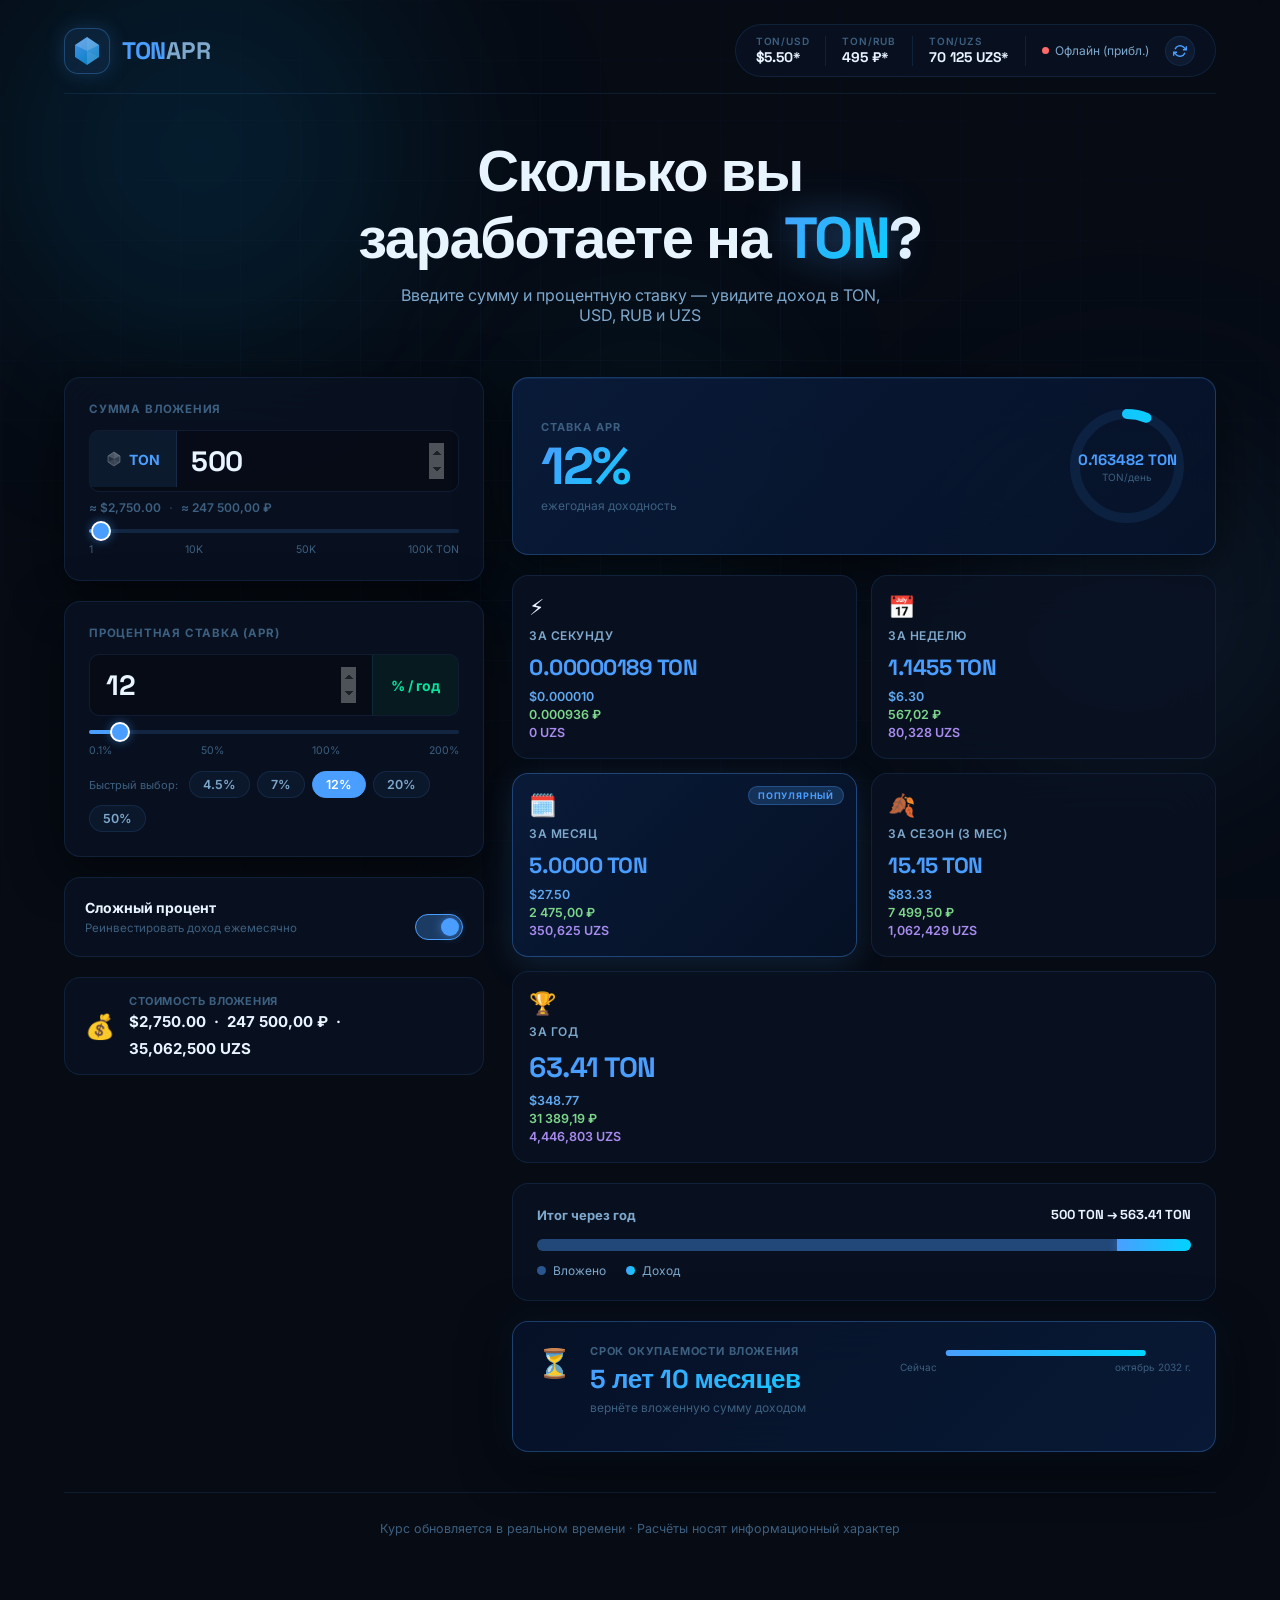
<file: index.html>
<!DOCTYPE html>
<html lang="ru">

<head>
    <meta charset="UTF-8" />
    <meta name="viewport" content="width=device-width, initial-scale=1.0" />
    <title>TON APR Калькулятор — Расчёт дохода</title>
    <meta name="description"
        content="Калькулятор доходности TON стейкинга. Рассчитайте заработок за секунду, неделю, месяц, сезон и год с конвертацией в USD и UZS." />
    <link rel="preconnect" href="https://fonts.googleapis.com" />
    <link rel="preconnect" href="https://fonts.gstatic.com" crossorigin />
    <link
        href="https://fonts.googleapis.com/css2?family=Inter:wght@300;400;500;600;700;800;900&family=Space+Grotesk:wght@400;500;600;700&display=swap"
        rel="stylesheet" />
    <link rel="stylesheet" href="style.css" />
</head>

<body>

    <!-- Animated BG -->
    <div class="bg-wrap" aria-hidden="true">
        <div class="orb orb-a"></div>
        <div class="orb orb-b"></div>
        <div class="orb orb-c"></div>
        <div class="grid-lines"></div>
    </div>

    <div class="shell">

        <!-- ── HEADER ── -->
        <header class="header">
            <div class="brand">
                <div class="brand-gem">
                    <!-- TON diamond icon -->
                    <svg width="32" height="32" viewBox="0 0 32 32" fill="none">
                        <polygon points="16,2 28,10 28,22 16,30 4,22 4,10" fill="url(#tonGrad)" opacity="0.9" />
                        <polygon points="16,2 28,10 16,16" fill="rgba(255,255,255,0.25)" />
                        <polygon points="16,16 28,10 28,22" fill="rgba(255,255,255,0.1)" />
                        <polygon points="16,16 28,22 16,30" fill="rgba(255,255,255,0.15)" />
                        <polygon points="4,10 16,16 16,2" fill="rgba(255,255,255,0.2)" />
                        <defs>
                            <linearGradient id="tonGrad" x1="4" y1="2" x2="28" y2="30" gradientUnits="userSpaceOnUse">
                                <stop offset="0%" stop-color="#4a9eff" />
                                <stop offset="100%" stop-color="#0088cc" />
                            </linearGradient>
                        </defs>
                    </svg>
                </div>
                <div class="brand-text">
                    <span class="brand-name">TON</span><span class="brand-sub">APR</span>
                </div>
            </div>

            <!-- Live price ticker -->
            <div class="price-ticker" id="price-ticker">
                <div class="ticker-item">
                    <span class="ticker-label">TON/USD</span>
                    <span class="ticker-val" id="price-usd">—</span>
                </div>
                <div class="ticker-sep"></div>
                <div class="ticker-item">
                    <span class="ticker-label">TON/RUB</span>
                    <span class="ticker-val" id="price-rub">—</span>
                </div>
                <div class="ticker-sep"></div>
                <div class="ticker-item">
                    <span class="ticker-label">TON/UZS</span>
                    <span class="ticker-val" id="price-uzs">—</span>
                </div>
                <div class="ticker-sep"></div>
                <div class="ticker-status" id="ticker-status">
                    <span class="status-dot pulsing" id="status-dot"></span>
                    <span id="status-text">Загрузка...</span>
                </div>
                <button class="refresh-btn" id="refresh-btn" title="Обновить курс">
                    <svg width="14" height="14" viewBox="0 0 24 24" fill="none" stroke="currentColor"
                        stroke-width="2.5">
                        <polyline points="23 4 23 10 17 10" />
                        <polyline points="1 20 1 14 7 14" />
                        <path d="M3.51 9a9 9 0 0 1 14.85-3.36L23 10M1 14l4.64 4.36A9 9 0 0 0 20.49 15" />
                    </svg>
                </button>
            </div>
        </header>

        <!-- ── HERO TITLE ── -->
        <section class="hero">
            <h1 class="hero-title">
                Сколько вы<br />заработаете на <span class="ton-glow">TON</span>?
            </h1>
            <p class="hero-sub">Введите сумму и процентную ставку — увидите доход в TON, USD, RUB и UZS</p>
        </section>

        <!-- ── MAIN CONTENT ── -->
        <div class="content-grid">

            <!-- LEFT: INPUTS -->
            <div class="inputs-col">

                <!-- Amount Input -->
                <div class="input-block" id="block-amount">
                    <label class="iblock-label">Сумма вложения</label>
                    <div class="amount-input-wrap">
                        <div class="currency-badge">
                            <svg width="16" height="16" viewBox="0 0 32 32" fill="none">
                                <polygon points="16,2 28,10 16,16" fill="rgba(255,255,255,0.3)" />
                                <polygon points="16,16 28,10 28,22" fill="rgba(255,255,255,0.15)" />
                                <polygon points="16,16 28,22 16,30" fill="rgba(255,255,255,0.2)" />
                                <polygon points="4,10 16,16 16,2" fill="rgba(255,255,255,0.25)" />
                                <polygon points="4,10 16,16 4,22" fill="rgba(255,255,255,0.1)" />
                                <polygon points="4,22 16,16 16,30" fill="rgba(255,255,255,0.18)" />
                                <polygon points="16,2 28,10 28,22 16,30 4,22 4,10" stroke="rgba(255,255,255,0.5)"
                                    stroke-width="1" fill="none" />
                            </svg>
                            TON
                        </div>
                        <input type="number" id="inp-amount" class="amount-input" value="500" min="0.01" step="any"
                            placeholder="500" autocomplete="off" />
                    </div>
                    <div class="hint-row">
                        <span id="amount-usd-hint">≈ — USD</span>
                        <span class="hint-sep">·</span>
                        <span id="amount-rub-hint">≈ — ₽</span>
                    </div>
                    <input type="range" class="slider" id="slider-amount" min="1" max="100000" step="1" value="500" />
                    <div class="slider-marks">
                        <span>1</span><span>10K</span><span>50K</span><span>100K TON</span>
                    </div>
                </div>

                <!-- APR Input -->
                <div class="input-block" id="block-apr">
                    <label class="iblock-label">Процентная ставка (APR)</label>
                    <div class="apr-input-wrap">
                        <input type="number" id="inp-apr" class="apr-input" value="12" min="0.01" max="999" step="0.01"
                            placeholder="12" autocomplete="off" />
                        <div class="apr-suffix">% / год</div>
                    </div>
                    <input type="range" class="slider" id="slider-apr" min="0.1" max="200" step="0.1" value="12" />
                    <div class="slider-marks">
                        <span>0.1%</span><span>50%</span><span>100%</span><span>200%</span>
                    </div>
                    <!-- Quick presets -->
                    <div class="presets">
                        <span class="preset-label">Быстрый выбор:</span>
                        <button class="preset-btn" data-apr="4.5" id="preset-45">4.5%</button>
                        <button class="preset-btn" data-apr="7" id="preset-7">7%</button>
                        <button class="preset-btn" data-apr="12" id="preset-12">12%</button>
                        <button class="preset-btn" data-apr="20" id="preset-20">20%</button>
                        <button class="preset-btn" data-apr="50" id="preset-50">50%</button>
                    </div>
                </div>

                <!-- Compound toggle -->
                <div class="compound-block">
                    <div class="compound-info">
                        <span class="compound-title">Сложный процент</span>
                        <span class="compound-desc">Реинвестировать доход ежемесячно</span>
                    </div>
                    <label class="toggle-switch">
                        <input type="checkbox" id="compound-toggle" checked />
                        <span class="toggle-track">
                            <span class="toggle-thumb"></span>
                        </span>
                    </label>
                </div>

                <!-- Equivalent block -->
                <div class="equiv-block" id="equiv-block">
                    <div class="equiv-row">
                        <div class="equiv-icon">💰</div>
                        <div class="equiv-info">
                            <span class="equiv-label">Стоимость вложения</span>
                            <div class="equiv-values">
                                <span id="eq-usd">— USD</span>
                                <span class="eq-sep">·</span>
                                <span id="eq-rub">— ₽</span>
                                <span class="eq-sep">·</span>
                                <span id="eq-uzs">— UZS</span>
                            </div>
                        </div>
                    </div>
                </div>

            </div>

            <!-- RIGHT: RESULTS -->
            <div class="results-col">

                <!-- Big APR Display -->
                <div class="apr-hero-card">
                    <div class="apr-hero-left">
                        <div class="apr-hero-label">Ставка APR</div>
                        <div class="apr-hero-val" id="apr-hero-val">12%</div>
                        <div class="apr-hero-sub">ежегодная доходность</div>
                    </div>
                    <div class="apr-ring-wrap">
                        <svg class="apr-ring" viewBox="0 0 120 120" id="apr-ring-svg">
                            <circle cx="60" cy="60" r="52" fill="none" stroke="rgba(74,158,255,0.1)"
                                stroke-width="10" />
                            <circle cx="60" cy="60" r="52" fill="none" stroke="url(#ringGrad)" stroke-width="10"
                                stroke-linecap="round" stroke-dasharray="327" stroke-dashoffset="327"
                                transform="rotate(-90 60 60)" id="ring-fill" />
                            <defs>
                                <linearGradient id="ringGrad" x1="0%" y1="0%" x2="100%" y2="100%">
                                    <stop offset="0%" stop-color="#4a9eff" />
                                    <stop offset="100%" stop-color="#00d4ff" />
                                </linearGradient>
                            </defs>
                        </svg>
                        <div class="ring-center-text">
                            <div class="ring-daily" id="ring-daily">—</div>
                            <div class="ring-daily-label">TON/день</div>
                        </div>
                    </div>
                </div>

                <!-- Earnings Grid -->
                <div class="earnings-grid">

                    <div class="earn-card" id="earn-second">
                        <div class="earn-icon">⚡</div>
                        <div class="earn-period">За секунду</div>
                        <div class="earn-ton" id="es-ton">—</div>
                        <div class="earn-fiat">
                            <span id="es-usd">— USD</span>
                            <span id="es-rub">— ₽</span>
                            <span id="es-uzs">— UZS</span>
                        </div>
                    </div>

                    <div class="earn-card" id="earn-week">
                        <div class="earn-icon">📅</div>
                        <div class="earn-period">За неделю</div>
                        <div class="earn-ton" id="ew-ton">—</div>
                        <div class="earn-fiat">
                            <span id="ew-usd">— USD</span>
                            <span id="ew-rub">— ₽</span>
                            <span id="ew-uzs">— UZS</span>
                        </div>
                    </div>

                    <div class="earn-card highlighted" id="earn-month">
                        <div class="earn-badge">популярный</div>
                        <div class="earn-icon">🗓️</div>
                        <div class="earn-period">За месяц</div>
                        <div class="earn-ton" id="em-ton">—</div>
                        <div class="earn-fiat">
                            <span id="em-usd">— USD</span>
                            <span id="em-rub">— ₽</span>
                            <span id="em-uzs">— UZS</span>
                        </div>
                    </div>

                    <div class="earn-card" id="earn-season">
                        <div class="earn-icon">🍂</div>
                        <div class="earn-period">За сезон (3 мес)</div>
                        <div class="earn-ton" id="ess-ton">—</div>
                        <div class="earn-fiat">
                            <span id="ess-usd">— USD</span>
                            <span id="ess-rub">— ₽</span>
                            <span id="ess-uzs">— UZS</span>
                        </div>
                    </div>

                    <div class="earn-card earn-year" id="earn-year">
                        <div class="earn-icon">🏆</div>
                        <div class="earn-period">За год</div>
                        <div class="earn-ton" id="ey-ton">—</div>
                        <div class="earn-fiat">
                            <span id="ey-usd">— USD</span>
                            <span id="ey-rub">— ₽</span>
                            <span id="ey-uzs">— UZS</span>
                        </div>
                    </div>

                </div>

                <!-- Growth bar -->
                <div class="growth-card">
                    <div class="growth-header">
                        <span class="growth-title">Итог через год</span>
                        <span class="growth-formula" id="growth-formula">— TON → — TON</span>
                    </div>
                    <div class="growth-bar-wrap">
                        <div class="growth-bar-track">
                            <div class="growth-bar-principal" id="gb-principal"></div>
                            <div class="growth-bar-profit" id="gb-profit"></div>
                        </div>
                        <div class="growth-legend">
                            <div class="gl-item"><span class="gl-dot dot-principal"></span>Вложено</div>
                            <div class="gl-item"><span class="gl-dot dot-profit"></span>Доход</div>
                        </div>
                    </div>
                </div>

                <!-- Payback Card -->
                <div class="payback-card" id="payback-card">
                    <div class="payback-icon">⏳</div>
                    <div class="payback-body">
                        <div class="payback-label">Срок окупаемости вложения</div>
                        <div class="payback-value" id="payback-value">—</div>
                        <div class="payback-sub" id="payback-sub">вернёте вложенную сумму доходом</div>
                    </div>
                    <div class="payback-progress">
                        <svg viewBox="0 0 200 6" class="payback-svg">
                            <rect x="0" y="0" width="200" height="6" rx="3" fill="rgba(74,158,255,0.1)" />
                            <rect id="payback-bar" x="0" y="0" width="0" height="6" rx="3" fill="url(#pbGrad)" />
                            <defs>
                                <linearGradient id="pbGrad" x1="0" y1="0" x2="200" y2="0"
                                    gradientUnits="userSpaceOnUse">
                                    <stop offset="0%" stop-color="#4a9eff" />
                                    <stop offset="100%" stop-color="#00d4ff" />
                                </linearGradient>
                            </defs>
                        </svg>
                        <div class="payback-dots">
                            <span>Сейчас</span>
                            <span id="payback-end-label"></span>
                        </div>
                    </div>
                </div>

            </div>
        </div>

        <footer class="footer">

            <p>Курс обновляется в реальном времени · Расчёты носят информационный характер</p>
        </footer>
    </div>

    <script src="app.js"></script>
</body>

</html>
</file>
<file: style.css>
/* ============================================================
   TON APR Calculator — Premium Dark Blue Theme
   ============================================================ */
*,
*::before,
*::after {
  box-sizing: border-box;
  margin: 0;
  padding: 0;
}

:root {
  --ton: #4a9eff;
  --ton-dark: #0088cc;
  --ton-glow: rgba(74, 158, 255, 0.35);
  --bg: #060b14;
  --bg-card: rgba(10, 18, 35, 0.85);
  --bg-card2: rgba(15, 25, 50, 0.7);
  --border: rgba(74, 158, 255, 0.12);
  --border-h: rgba(74, 158, 255, 0.35);
  --text: #e8f4ff;
  --text-2: #7ea8cc;
  --text-3: #3d6080;
  --green: #00e5a0;
  --cyan: #00d4ff;
  --gold: #ffb347;
  --r: 16px;
  --r-sm: 10px;
  --shadow: 0 12px 50px rgba(0, 0, 0, 0.6);
  --t: 0.25s cubic-bezier(0.4, 0, 0.2, 1);
}

html {
  scroll-behavior: smooth;
}

body {
  font-family: 'Inter', system-ui, sans-serif;
  background: var(--bg);
  color: var(--text);
  min-height: 100vh;
  overflow-x: hidden;
}

/* ── Background ───────────────────────────────────── */
.bg-wrap {
  position: fixed;
  inset: 0;
  z-index: 0;
  pointer-events: none;
  overflow: hidden;
}

.orb {
  position: absolute;
  border-radius: 50%;
  filter: blur(90px);
  animation: floatOrb 12s ease-in-out infinite;
}

.orb-a {
  width: 600px;
  height: 600px;
  background: radial-gradient(circle, rgba(0, 136, 204, 0.22), transparent 70%);
  top: -150px;
  left: -100px;
}

.orb-b {
  width: 500px;
  height: 500px;
  background: radial-gradient(circle, rgba(74, 158, 255, 0.14), transparent 70%);
  bottom: 50px;
  right: -100px;
  animation-delay: -5s;
  animation-duration: 15s;
}

.orb-c {
  width: 350px;
  height: 350px;
  background: radial-gradient(circle, rgba(0, 212, 255, 0.1), transparent 70%);
  top: 50%;
  left: 50%;
  transform: translate(-50%, -50%);
  animation-delay: -9s;
  animation-duration: 18s;
}

.grid-lines {
  position: absolute;
  inset: 0;
  background-image:
    linear-gradient(rgba(74, 158, 255, 0.04) 1px, transparent 1px),
    linear-gradient(90deg, rgba(74, 158, 255, 0.04) 1px, transparent 1px);
  background-size: 60px 60px;
  mask-image: radial-gradient(ellipse 80% 80% at 50% 50%, black, transparent);
}

@keyframes floatOrb {

  0%,
  100% {
    transform: translateY(0) scale(1);
  }

  50% {
    transform: translateY(-40px) scale(1.06);
  }
}

/* ── Shell ────────────────────────────────────────── */
.shell {
  position: relative;
  z-index: 1;
  max-width: 1200px;
  margin: 0 auto;
  padding: 0 24px 80px;
}

/* ── Header ───────────────────────────────────────── */
.header {
  display: flex;
  align-items: center;
  justify-content: space-between;
  padding: 24px 0 16px;
  flex-wrap: wrap;
  gap: 16px;
  border-bottom: 1px solid var(--border);
  margin-bottom: 44px;
}

.brand {
  display: flex;
  align-items: center;
  gap: 12px;
}

.brand-gem {
  width: 46px;
  height: 46px;
  background: rgba(74, 158, 255, 0.1);
  border: 1px solid rgba(74, 158, 255, 0.3);
  border-radius: 14px;
  display: flex;
  align-items: center;
  justify-content: center;
  box-shadow: 0 0 20px rgba(74, 158, 255, 0.2);
}

.brand-name {
  font-family: 'Space Grotesk', sans-serif;
  font-size: 24px;
  font-weight: 700;
  letter-spacing: -0.5px;
  color: var(--ton);
}

.brand-sub {
  font-family: 'Space Grotesk', sans-serif;
  font-size: 24px;
  font-weight: 700;
  color: var(--text-2);
}

/* Price Ticker */
.price-ticker {
  display: flex;
  align-items: center;
  gap: 16px;
  background: var(--bg-card);
  border: 1px solid var(--border);
  border-radius: 50px;
  padding: 10px 20px;
  backdrop-filter: blur(20px);
  flex-wrap: wrap;
}

.ticker-item {
  display: flex;
  flex-direction: column;
  gap: 1px;
}

.ticker-label {
  font-size: 10px;
  font-weight: 600;
  color: var(--text-3);
  text-transform: uppercase;
  letter-spacing: 0.8px;
}

.ticker-val {
  font-size: 14px;
  font-weight: 700;
  color: var(--text);
  font-family: 'Space Grotesk', sans-serif;
}

.ticker-sep {
  width: 1px;
  height: 30px;
  background: var(--border);
}

.ticker-status {
  display: flex;
  align-items: center;
  gap: 6px;
  font-size: 12px;
  color: var(--text-2);
}

.status-dot {
  width: 7px;
  height: 7px;
  border-radius: 50%;
  background: var(--text-3);
}

.status-dot.live {
  background: var(--green);
  box-shadow: 0 0 6px var(--green);
}

.status-dot.pulsing {
  background: var(--ton);
  animation: pulse 1.2s ease-in-out infinite;
}

.status-dot.error {
  background: #ff6b6b;
}

@keyframes pulse {

  0%,
  100% {
    opacity: 1;
    transform: scale(1);
  }

  50% {
    opacity: 0.5;
    transform: scale(0.8);
  }
}

.refresh-btn {
  width: 30px;
  height: 30px;
  border-radius: 50%;
  border: 1px solid var(--border);
  background: rgba(74, 158, 255, 0.08);
  color: var(--ton);
  cursor: pointer;
  display: flex;
  align-items: center;
  justify-content: center;
  transition: all var(--t);
}

.refresh-btn:hover {
  background: rgba(74, 158, 255, 0.2);
  transform: rotate(30deg);
}

.refresh-btn.spinning svg {
  animation: spin 0.7s linear infinite;
}

@keyframes spin {
  to {
    transform: rotate(360deg);
  }
}

/* ── Hero ─────────────────────────────────────────── */
.hero {
  text-align: center;
  margin-bottom: 52px;
}

.hero-title {
  font-family: 'Space Grotesk', sans-serif;
  font-size: clamp(32px, 5.5vw, 58px);
  font-weight: 700;
  line-height: 1.15;
  letter-spacing: -1.5px;
  margin-bottom: 14px;
}

.ton-glow {
  background: linear-gradient(135deg, var(--ton), var(--cyan));
  -webkit-background-clip: text;
  background-clip: text;
  -webkit-text-fill-color: transparent;
  filter: drop-shadow(0 0 20px rgba(74, 158, 255, 0.5));
}

.hero-sub {
  font-size: 16px;
  color: var(--text-2);
  max-width: 500px;
  margin: 0 auto;
}

/* ── Content Grid ─────────────────────────────────── */
.content-grid {
  display: grid;
  grid-template-columns: 420px 1fr;
  gap: 28px;
  align-items: start;
}

/* ── Input Blocks ─────────────────────────────────── */
.inputs-col {
  display: flex;
  flex-direction: column;
  gap: 20px;
}

.input-block {
  background: var(--bg-card);
  border: 1px solid var(--border);
  border-radius: var(--r);
  padding: 24px;
  backdrop-filter: blur(30px);
  box-shadow: var(--shadow);
  transition: border-color var(--t);
}

.input-block:hover {
  border-color: var(--border-h);
}

.iblock-label {
  display: block;
  font-size: 11.5px;
  font-weight: 700;
  color: var(--text-3);
  text-transform: uppercase;
  letter-spacing: 0.8px;
  margin-bottom: 14px;
}

/* Amount Input */
.amount-input-wrap {
  display: flex;
  align-items: center;
  background: rgba(6, 11, 20, 0.7);
  border: 1.5px solid var(--border);
  border-radius: var(--r-sm);
  overflow: hidden;
  transition: border-color var(--t), box-shadow var(--t);
}

.amount-input-wrap:focus-within {
  border-color: var(--ton);
  box-shadow: 0 0 0 3px rgba(74, 158, 255, 0.15);
}

.currency-badge {
  display: flex;
  align-items: center;
  gap: 7px;
  padding: 0 16px;
  background: rgba(74, 158, 255, 0.1);
  border-right: 1px solid var(--border);
  height: 100%;
  font-size: 14px;
  font-weight: 700;
  color: var(--ton);
  white-space: nowrap;
  align-self: stretch;
  min-height: 56px;
}

.amount-input {
  flex: 1;
  min-width: 0;
  background: none;
  border: none;
  outline: none;
  color: var(--text);
  font-family: 'Space Grotesk', sans-serif;
  font-size: 28px;
  font-weight: 700;
  padding: 12px 14px;
  letter-spacing: -0.5px;
}

.amount-input::-webkit-inner-spin-button,
.amount-input::-webkit-outer-spin-button {
  opacity: 0.3;
}

/* Hint row (below amount input) */
.hint-row {
  display: flex;
  align-items: center;
  gap: 8px;
  margin-top: 8px;
  flex-wrap: wrap;
}

.hint-row span {
  font-size: 12px;
  font-weight: 600;
  color: var(--text-3);
}

.hint-sep {
  color: var(--text-3);
  opacity: 0.5;
}


/* APR Input */
.apr-input-wrap {
  display: flex;
  align-items: center;
  background: rgba(6, 11, 20, 0.7);
  border: 1.5px solid var(--border);
  border-radius: var(--r-sm);
  overflow: hidden;
  transition: border-color var(--t), box-shadow var(--t);
}

.apr-input-wrap:focus-within {
  border-color: var(--ton);
  box-shadow: 0 0 0 3px rgba(74, 158, 255, 0.15);
}

.apr-input {
  flex: 1;
  min-width: 0;
  background: none;
  border: none;
  outline: none;
  color: var(--text);
  font-family: 'Space Grotesk', sans-serif;
  font-size: 28px;
  font-weight: 700;
  padding: 12px 16px;
  letter-spacing: -0.5px;
}

.apr-input::-webkit-inner-spin-button,
.apr-input::-webkit-outer-spin-button {
  opacity: 0.3;
}

.apr-suffix {
  padding: 0 18px;
  font-size: 14px;
  font-weight: 700;
  color: var(--green);
  background: rgba(0, 229, 160, 0.07);
  border-left: 1px solid var(--border);
  align-self: stretch;
  display: flex;
  align-items: center;
  white-space: nowrap;
}

/* Slider */
.slider {
  width: 100%;
  margin-top: 14px;
  -webkit-appearance: none;
  appearance: none;
  height: 4px;
  border-radius: 4px;
  outline: none;
  cursor: pointer;
  background: linear-gradient(to right, var(--ton) 0%, var(--ton) 10%, rgba(74, 158, 255, 0.15) 10%);
}

.slider::-webkit-slider-thumb {
  -webkit-appearance: none;
  width: 20px;
  height: 20px;
  border-radius: 50%;
  background: var(--ton);
  border: 2.5px solid #fff;
  box-shadow: 0 0 10px rgba(74, 158, 255, 0.5);
  transition: box-shadow var(--t), transform var(--t);
  cursor: grab;
}

.slider::-webkit-slider-thumb:hover {
  box-shadow: 0 0 20px rgba(74, 158, 255, 0.8);
  transform: scale(1.2);
}

.slider::-webkit-slider-thumb:active {
  cursor: grabbing;
}

.slider-marks {
  display: flex;
  justify-content: space-between;
  font-size: 10.5px;
  color: var(--text-3);
  margin-top: 6px;
}

/* Presets */
.presets {
  display: flex;
  align-items: center;
  flex-wrap: wrap;
  gap: 7px;
  margin-top: 14px;
}

.preset-label {
  font-size: 11px;
  color: var(--text-3);
  margin-right: 4px;
}

.preset-btn {
  padding: 5px 13px;
  border-radius: 50px;
  border: 1px solid var(--border);
  background: rgba(74, 158, 255, 0.06);
  color: var(--text-2);
  font-family: 'Inter', sans-serif;
  font-size: 12.5px;
  font-weight: 600;
  cursor: pointer;
  transition: all var(--t);
}

.preset-btn:hover {
  border-color: var(--ton);
  color: var(--ton);
  background: rgba(74, 158, 255, 0.15);
}

.preset-btn.active {
  background: var(--ton);
  border-color: var(--ton);
  color: #fff;
}

/* Compound Toggle */
.compound-block {
  background: var(--bg-card);
  border: 1px solid var(--border);
  border-radius: var(--r);
  padding: 16px 20px;
  display: flex;
  align-items: center;
  justify-content: space-between;
  backdrop-filter: blur(20px);
  gap: 16px;
}

.compound-title {
  font-size: 14px;
  font-weight: 700;
  color: var(--text);
  display: block;
}

.compound-desc {
  font-size: 11.5px;
  color: var(--text-3);
  margin-top: 2px;
}

.toggle-switch {
  position: relative;
  display: inline-block;
  cursor: pointer;
}

.toggle-switch input {
  opacity: 0;
  width: 0;
  height: 0;
}

.toggle-track {
  display: block;
  width: 48px;
  height: 26px;
  background: rgba(74, 158, 255, 0.15);
  border: 1px solid var(--border);
  border-radius: 50px;
  transition: all var(--t);
  position: relative;
}

.toggle-thumb {
  position: absolute;
  top: 3px;
  left: 3px;
  width: 18px;
  height: 18px;
  border-radius: 50%;
  background: var(--text-3);
  transition: all var(--t);
}

.toggle-switch input:checked+.toggle-track {
  background: rgba(74, 158, 255, 0.3);
  border-color: var(--ton);
}

.toggle-switch input:checked+.toggle-track .toggle-thumb {
  transform: translateX(22px);
  background: var(--ton);
  box-shadow: 0 0 10px rgba(74, 158, 255, 0.6);
}

/* Equiv block */
.equiv-block {
  background: var(--bg-card);
  border: 1px solid var(--border);
  border-radius: var(--r);
  padding: 16px 20px;
  backdrop-filter: blur(20px);
}

.equiv-row {
  display: flex;
  gap: 14px;
  align-items: center;
}

.equiv-icon {
  font-size: 24px;
  flex-shrink: 0;
}

.equiv-label {
  font-size: 11px;
  font-weight: 700;
  color: var(--text-3);
  text-transform: uppercase;
  letter-spacing: 0.6px;
  margin-bottom: 4px;
  display: block;
}

.equiv-values {
  display: flex;
  align-items: center;
  gap: 8px;
  flex-wrap: wrap;
}

.equiv-values span {
  font-size: 15px;
  font-weight: 700;
  color: var(--text);
}

.eq-sep {
  color: var(--text-3);
}

/* ── Results Column ───────────────────────────────── */
.results-col {
  display: flex;
  flex-direction: column;
  gap: 20px;
}

/* APR Hero Card */
.apr-hero-card {
  background: linear-gradient(135deg, rgba(10, 28, 60, 0.9), rgba(6, 18, 40, 0.95));
  border: 1px solid rgba(74, 158, 255, 0.25);
  border-radius: var(--r);
  padding: 28px;
  display: flex;
  align-items: center;
  justify-content: space-between;
  gap: 20px;
  box-shadow: var(--shadow), inset 0 1px 0 rgba(74, 158, 255, 0.1);
  backdrop-filter: blur(30px);
}

.apr-hero-label {
  font-size: 11px;
  font-weight: 700;
  color: var(--text-3);
  text-transform: uppercase;
  letter-spacing: 1px;
  margin-bottom: 6px;
}

.apr-hero-val {
  font-family: 'Space Grotesk', sans-serif;
  font-size: 52px;
  font-weight: 700;
  letter-spacing: -2px;
  background: linear-gradient(135deg, var(--ton), var(--cyan));
  -webkit-background-clip: text;
  background-clip: text;
  -webkit-text-fill-color: transparent;
  line-height: 1;
}

.apr-hero-sub {
  font-size: 12px;
  color: var(--text-3);
  margin-top: 6px;
}

.apr-ring-wrap {
  position: relative;
  width: 120px;
  height: 120px;
  flex-shrink: 0;
}

.apr-ring {
  width: 120px;
  height: 120px;
}

.ring-center-text {
  position: absolute;
  top: 50%;
  left: 50%;
  transform: translate(-50%, -50%);
  text-align: center;
}

.ring-daily {
  font-family: 'Space Grotesk', sans-serif;
  font-size: 15px;
  font-weight: 700;
  color: var(--ton);
  white-space: nowrap;
}

.ring-daily-label {
  font-size: 10px;
  color: var(--text-3);
  margin-top: 2px;
}

/* Earnings Grid */
.earnings-grid {
  display: grid;
  grid-template-columns: 1fr 1fr;
  gap: 14px;
}

.earn-card {
  background: var(--bg-card);
  border: 1px solid var(--border);
  border-radius: var(--r);
  padding: 18px 16px;
  backdrop-filter: blur(24px);
  transition: border-color var(--t), transform var(--t), box-shadow var(--t);
  position: relative;
  overflow: hidden;
}

.earn-card::before {
  content: '';
  position: absolute;
  inset: 0;
  background: linear-gradient(135deg, rgba(74, 158, 255, 0.04), transparent);
  opacity: 0;
  transition: opacity var(--t);
}

.earn-card:hover {
  border-color: var(--border-h);
  transform: translateY(-3px);
  box-shadow: 0 16px 40px rgba(0, 0, 0, 0.5), 0 0 30px rgba(74, 158, 255, 0.08);
}

.earn-card:hover::before {
  opacity: 1;
}

.earn-card.highlighted {
  border-color: rgba(74, 158, 255, 0.35);
  background: linear-gradient(135deg, rgba(10, 28, 60, 0.9), rgba(6, 18, 40, 0.85));
  box-shadow: 0 8px 32px rgba(74, 158, 255, 0.15);
}

.earn-badge {
  position: absolute;
  top: 12px;
  right: 12px;
  background: rgba(74, 158, 255, 0.2);
  color: var(--ton);
  font-size: 9px;
  font-weight: 700;
  text-transform: uppercase;
  letter-spacing: 0.8px;
  padding: 3px 9px;
  border-radius: 50px;
  border: 1px solid rgba(74, 158, 255, 0.3);
}

.earn-year {
  grid-column: 1 / -1;
}

.earn-icon {
  font-size: 22px;
  margin-bottom: 8px;
}

.earn-period {
  font-size: 12px;
  font-weight: 600;
  color: var(--text-2);
  margin-bottom: 10px;
  text-transform: uppercase;
  letter-spacing: 0.5px;
}

.earn-ton {
  font-family: 'Space Grotesk', sans-serif;
  font-size: 22px;
  font-weight: 700;
  color: var(--ton);
  letter-spacing: -0.5px;
  margin-bottom: 8px;
  transition: all var(--t);
}

.earn-year .earn-ton {
  font-size: 28px;
}

.earn-fiat {
  display: flex;
  flex-direction: column;
  gap: 3px;
}

.earn-fiat span {
  font-size: 12.5px;
  font-weight: 600;
  color: var(--text-3);
}

.earn-fiat span:first-child {
  color: #60a8f0;
}

/* USD - blue  */
.earn-fiat span:nth-child(2) {
  color: #7dd68a;
}

/* RUB - green */
.earn-fiat span:nth-child(3) {
  color: #a88bee;
}

/* UZS - violet */

/* Growth bar */
.growth-card {
  background: var(--bg-card);
  border: 1px solid var(--border);
  border-radius: var(--r);
  padding: 22px 24px;
  backdrop-filter: blur(24px);
}

.growth-header {
  display: flex;
  align-items: center;
  justify-content: space-between;
  margin-bottom: 16px;
  flex-wrap: wrap;
  gap: 8px;
}

.growth-title {
  font-size: 13px;
  font-weight: 700;
  color: var(--text-2);
}

.growth-formula {
  font-size: 13px;
  font-weight: 700;
  color: var(--text);
  font-family: 'Space Grotesk', sans-serif;
}

.growth-bar-wrap {
  /* growth bar container */
}

.growth-bar-track {
  height: 12px;
  border-radius: 12px;
  overflow: hidden;
  background: rgba(74, 158, 255, 0.08);
  display: flex;
}

.growth-bar-principal {
  height: 100%;
  background: rgba(74, 158, 255, 0.35);
  transition: width 0.7s cubic-bezier(0.4, 0, 0.2, 1);
}

.growth-bar-profit {
  height: 100%;
  background: linear-gradient(90deg, var(--ton), var(--cyan));
  transition: width 0.7s cubic-bezier(0.4, 0, 0.2, 1);
  box-shadow: 0 0 10px rgba(74, 158, 255, 0.4);
}

.growth-legend {
  display: flex;
  gap: 20px;
  margin-top: 12px;
}

.gl-item {
  display: flex;
  align-items: center;
  gap: 7px;
  font-size: 12px;
  color: var(--text-2);
}

.gl-dot {
  width: 9px;
  height: 9px;
  border-radius: 50%;
  flex-shrink: 0;
}

.dot-principal {
  background: rgba(74, 158, 255, 0.5);
}

.dot-profit {
  background: linear-gradient(90deg, var(--ton), var(--cyan));
}

/* ── Payback Card ────────────────────────────────── */
.payback-card {
  background: linear-gradient(135deg, rgba(6, 18, 40, 0.95), rgba(10, 28, 60, 0.85));
  border: 1px solid rgba(74, 158, 255, 0.3);
  border-radius: var(--r);
  padding: 22px 24px;
  display: flex;
  align-items: flex-start;
  gap: 18px;
  backdrop-filter: blur(24px);
  box-shadow: 0 0 30px rgba(74, 158, 255, 0.08), var(--shadow);
  transition: border-color var(--t), box-shadow var(--t);
}

.payback-card:hover {
  border-color: rgba(74, 158, 255, 0.5);
  box-shadow: 0 0 40px rgba(74, 158, 255, 0.15), var(--shadow);
}

.payback-icon {
  font-size: 28px;
  flex-shrink: 0;
  margin-top: 2px;
}

.payback-body {
  flex: 1;
}

.payback-label {
  font-size: 11px;
  font-weight: 700;
  color: var(--text-3);
  text-transform: uppercase;
  letter-spacing: 0.8px;
  margin-bottom: 6px;
}

.payback-value {
  font-family: 'Space Grotesk', sans-serif;
  font-size: 26px;
  font-weight: 700;
  letter-spacing: -0.5px;
  background: linear-gradient(135deg, var(--ton), var(--cyan));
  -webkit-background-clip: text;
  background-clip: text;
  -webkit-text-fill-color: transparent;
  line-height: 1.2;
  margin-bottom: 4px;
}

.payback-sub {
  font-size: 12px;
  color: var(--text-3);
  margin-bottom: 14px;
}

.payback-progress {
  flex: 1;
  margin-top: 6px;
}

.payback-svg {
  width: 100%;
  height: 6px;
  display: block;
}

.payback-dots {
  display: flex;
  justify-content: space-between;
  font-size: 10px;
  color: var(--text-3);
  margin-top: 5px;
}

/* ── Footer ───────────────────────────────────────── */
.footer {
  margin-top: 40px;
  text-align: center;
  font-size: 12.5px;
  color: var(--text-3);
  border-top: 1px solid var(--border);
  padding-top: 28px;
}

/* ── Animations ───────────────────────────────────── */
@keyframes fadeUp {
  from {
    opacity: 0;
    transform: translateY(14px);
  }

  to {
    opacity: 1;
    transform: translateY(0);
  }
}

.earn-card {
  animation: fadeUp 0.4s ease both;
}

.earn-card:nth-child(1) {
  animation-delay: 0.05s;
}

.earn-card:nth-child(2) {
  animation-delay: 0.10s;
}

.earn-card:nth-child(3) {
  animation-delay: 0.15s;
}

.earn-card:nth-child(4) {
  animation-delay: 0.20s;
}

.earn-card:nth-child(5) {
  animation-delay: 0.25s;
}

@keyframes flashGreen {
  0% {
    color: var(--green);
  }

  100% {
    color: var(--ton);
  }
}

.earn-ton.flash {
  animation: flashGreen 0.5s ease;
}

/* ══════════════════════════════════════════════════
   RESPONSIVE — TABLET (≤ 960px)
══════════════════════════════════════════════════ */
@media (max-width: 960px) {
  .shell {
    padding: 0 16px 60px;
  }

  .content-grid {
    grid-template-columns: 1fr;
    gap: 20px;
  }

  /* Ticker wraps gracefully */
  .price-ticker {
    gap: 12px;
    padding: 8px 16px;
  }

  .ticker-val {
    font-size: 13px;
  }

  .hero {
    margin-bottom: 36px;
  }

  .hero-title {
    font-size: clamp(28px, 6vw, 42px);
    letter-spacing: -1px;
  }

  /* APR hero card: side-by-side stays but smaller */
  .apr-hero-val {
    font-size: 42px;
  }

  .apr-ring-wrap {
    width: 100px;
    height: 100px;
  }

  .apr-ring {
    width: 100px;
    height: 100px;
  }

  /* Earnings 2-col on tablet */
  .earnings-grid {
    grid-template-columns: 1fr 1fr;
  }

  .earn-year {
    grid-column: 1 / -1;
  }
}

/* ══════════════════════════════════════════════════
   RESPONSIVE — MOBILE (≤ 600px)
══════════════════════════════════════════════════ */
@media (max-width: 600px) {
  .shell {
    padding: 0 12px 48px;
  }

  /* ── Header ── */
  .header {
    flex-direction: row;
    justify-content: space-between;
    align-items: center;
    padding: 16px 0 12px;
    margin-bottom: 24px;
  }

  .brand-name,
  .brand-sub {
    font-size: 20px;
  }

  .brand-gem {
    width: 38px;
    height: 38px;
    border-radius: 11px;
  }

  /* Ticker: collapse to scrollable pill row */
  .price-ticker {
    display: flex;
    gap: 10px;
    padding: 7px 14px;
    border-radius: 50px;
    overflow-x: auto;
    -webkit-overflow-scrolling: touch;
    scrollbar-width: none;
    flex-shrink: 0;
    max-width: 65vw;
  }

  .price-ticker::-webkit-scrollbar {
    display: none;
  }

  .ticker-label {
    font-size: 9px;
  }

  .ticker-val {
    font-size: 12px;
  }

  .ticker-sep {
    min-width: 1px;
    height: 22px;
  }

  .ticker-status {
    display: none;
  }

  .refresh-btn {
    display: none;
  }

  /* ── Hero ── */
  .hero {
    margin-bottom: 24px;
  }

  .hero-title {
    font-size: 26px;
    letter-spacing: -0.8px;
    line-height: 1.2;
    margin-bottom: 10px;
  }

  .hero-sub {
    font-size: 13.5px;
  }

  /* ── Input blocks ── */
  .input-block {
    padding: 18px 16px;
  }

  .iblock-label {
    font-size: 10.5px;
    margin-bottom: 10px;
  }

  /* Amount input: compact */
  .amount-input {
    font-size: 22px;
    padding: 10px 10px;
  }

  .currency-badge {
    font-size: 13px;
    padding: 0 12px;
    min-height: 48px;
    gap: 5px;
  }

  .currency-badge svg {
    width: 14px;
    height: 14px;
  }

  .amount-usd-hint {
    font-size: 10px;
    padding-right: 4px;
  }

  .amount-rub-hint {
    font-size: 10px;
    padding-right: 10px;
  }

  /* APR input */
  .apr-input {
    font-size: 22px;
    padding: 10px 12px;
  }

  .apr-suffix {
    font-size: 13px;
    padding: 0 12px;
  }

  /* Slider */
  .slider {
    margin-top: 10px;
  }

  .slider::-webkit-slider-thumb {
    width: 22px;
    height: 22px;
  }

  /* bigger touch target */
  .slider-marks {
    font-size: 9.5px;
  }

  /* Presets: scrollable row */
  .presets {
    gap: 6px;
    flex-wrap: nowrap;
    overflow-x: auto;
    -webkit-overflow-scrolling: touch;
    scrollbar-width: none;
    padding-bottom: 2px;
    margin-top: 12px;
  }

  .presets::-webkit-scrollbar {
    display: none;
  }

  .preset-label {
    display: none;
  }

  .preset-btn {
    padding: 6px 14px;
    font-size: 12px;
    white-space: nowrap;
    flex-shrink: 0;
  }

  /* Compound toggle */
  .compound-block {
    padding: 14px 16px;
  }

  .compound-title {
    font-size: 13px;
  }

  .compound-desc {
    font-size: 10.5px;
  }

  /* Equiv block */
  .equiv-block {
    padding: 14px 16px;
  }

  .equiv-icon {
    font-size: 20px;
  }

  .equiv-label {
    font-size: 10px;
  }

  .equiv-values {
    gap: 5px;
  }

  .equiv-values span {
    font-size: 13px;
  }

  .eq-sep {
    font-size: 11px;
  }

  /* ── APR Hero Card ── */
  .apr-hero-card {
    padding: 20px 18px;
    flex-direction: row;
    align-items: center;
    gap: 12px;
  }

  .apr-hero-val {
    font-size: 36px;
    letter-spacing: -1.5px;
  }

  .apr-hero-label {
    font-size: 10px;
  }

  .apr-hero-sub {
    font-size: 11px;
  }

  .apr-ring-wrap {
    width: 88px;
    height: 88px;
    flex-shrink: 0;
  }

  .apr-ring {
    width: 88px;
    height: 88px;
  }

  .ring-daily {
    font-size: 12px;
  }

  .ring-daily-label {
    font-size: 9px;
  }

  /* ── Earnings Grid: 2 columns on mobile ── */
  .earnings-grid {
    grid-template-columns: 1fr 1fr;
    gap: 10px;
  }

  .earn-year {
    grid-column: 1 / -1;
  }

  .earn-card {
    padding: 14px 12px;
    border-radius: 13px;
  }

  .earn-icon {
    font-size: 18px;
    margin-bottom: 5px;
  }

  .earn-period {
    font-size: 10px;
    margin-bottom: 7px;
    letter-spacing: 0.3px;
  }

  .earn-ton {
    font-size: 16px;
    margin-bottom: 5px;
  }

  .earn-year .earn-ton {
    font-size: 20px;
  }

  .earn-fiat span {
    font-size: 11px;
  }

  .earn-badge {
    font-size: 8px;
    padding: 2px 7px;
    top: 8px;
    right: 8px;
  }

  /* ── Growth Card ── */
  .growth-card {
    padding: 16px 16px;
  }

  .growth-title {
    font-size: 12px;
  }

  .growth-formula {
    font-size: 12px;
  }

  .growth-bar-track {
    height: 10px;
  }

  .gl-item {
    font-size: 11px;
  }

  .gl-dot {
    width: 8px;
    height: 8px;
  }

  /* ── Payback Card ── */
  .payback-card {
    padding: 16px 16px;
    gap: 12px;
    border-radius: 13px;
  }

  .payback-icon {
    font-size: 24px;
  }

  .payback-value {
    font-size: 22px;
  }

  .payback-label {
    font-size: 10px;
  }

  .payback-sub {
    font-size: 11px;
    margin-bottom: 10px;
  }

  .payback-dots {
    font-size: 9.5px;
  }
}

/* ══════════════════════════════════════════════════
   RESPONSIVE — SMALL MOBILE (≤ 380px)
══════════════════════════════════════════════════ */
@media (max-width: 380px) {
  .shell {
    padding: 0 10px 40px;
  }

  .hero-title {
    font-size: 22px;
  }

  .apr-hero-val {
    font-size: 30px;
  }

  /* Stack earnings to single column on tiny screens */
  .earnings-grid {
    grid-template-columns: 1fr;
  }

  .earn-year {
    grid-column: auto;
  }

  .amount-input {
    font-size: 18px;
  }

  .apr-input {
    font-size: 18px;
  }

  /* Hide SVG crystal on tiny badge */
  .currency-badge svg {
    display: none;
  }
}
</file>
